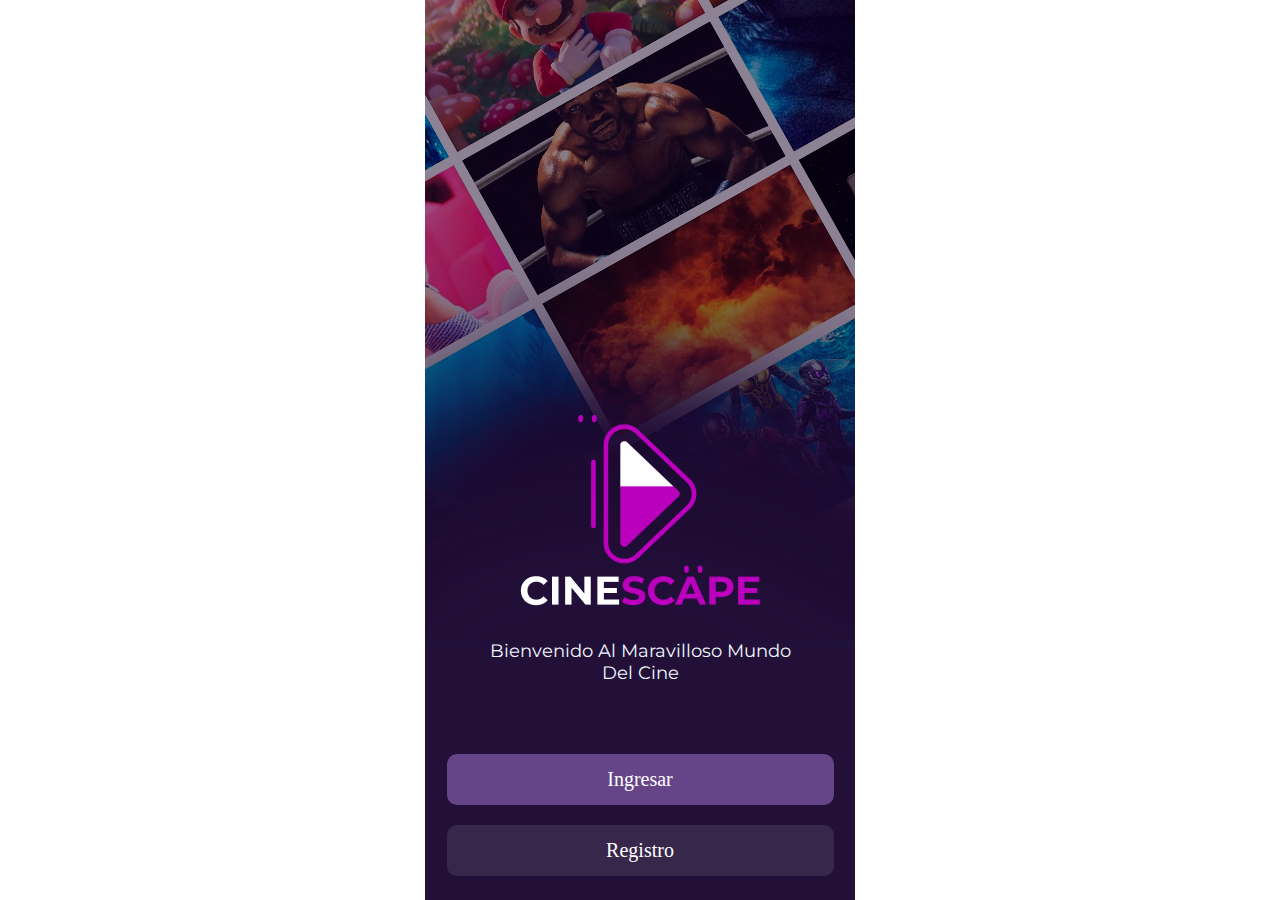
<file: index.html>
<!DOCTYPE html>
<html lang="en">
<head>
    <meta charset="UTF-8">
    <meta name="viewport" content="width=device-width, initial-scale=charset">
    <title>Cine Escape</title>
    <link rel="stylesheet" href="css/styles.css">
</head>
<body>
    <section id="con-inicio">
    <div class="header">
        <a href="index.html" id="logo"> <img src="img/Logo.png" alt=""></a>
        <p>Bienvenido Al Maravilloso Mundo Del Cine</p>
        <a href="home.html" class="btn-principal">Ingresar</a>
        <a href="registro.html" class="btn-secundario">Registro</a>
    </div>
    </section>
    <script src="js/main.js"></script>
    
</body>
</html>
</file>
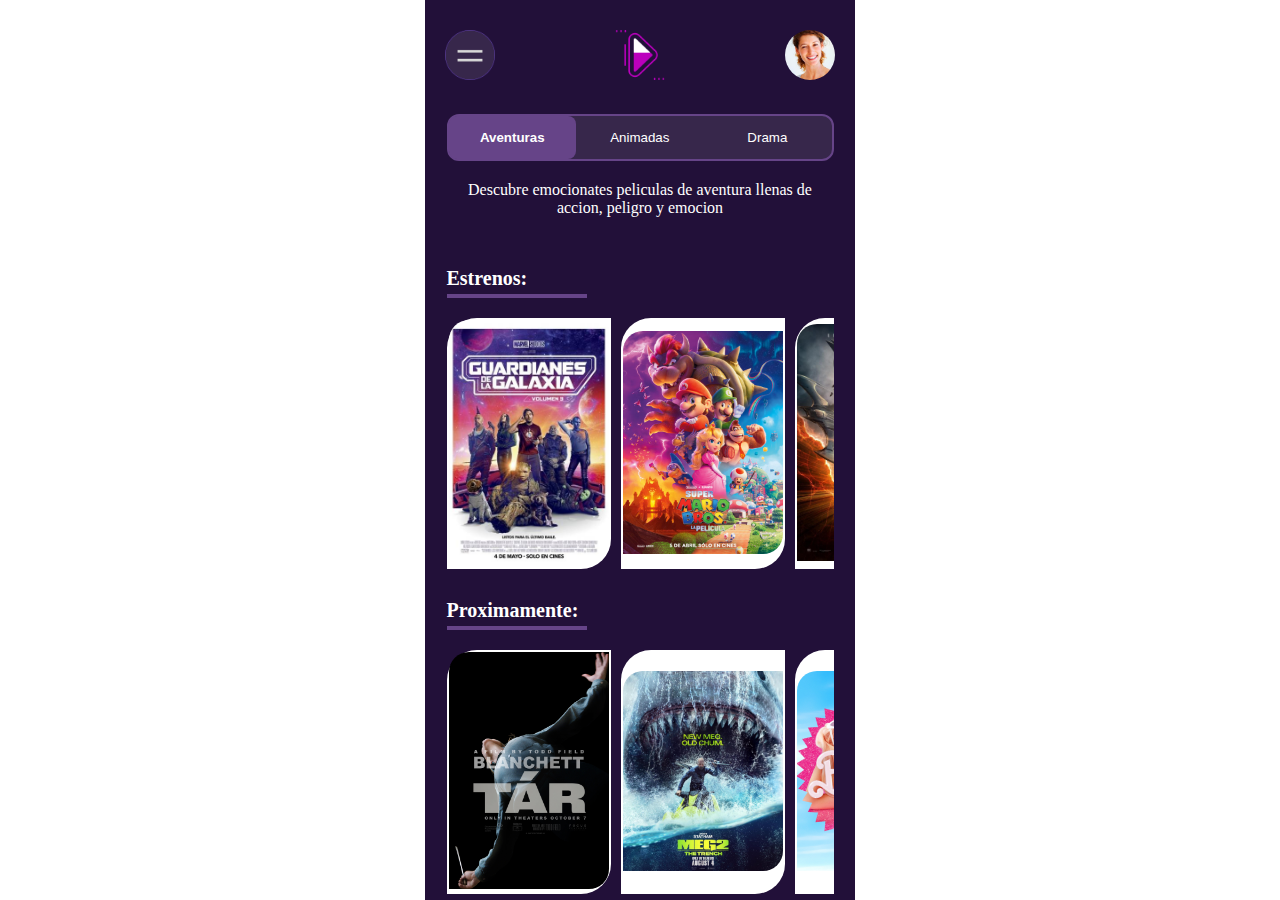
<file: home.html>
<!DOCTYPE html>
<html lang="en">
<head>
    <meta charset="UTF-8">
    <meta name="viewport" content="width=device-width, initial-scale=charset">
    <title>CINESCAPE | INICIO</title>
    <link rel="stylesheet" href="css/styles.css">
</head>
<body>
    <section id="con-home">
        <div id="panel-lateral">
            <button onclick="cerrarPanel()">
            <img src="img/menu.png" alt="Icon Menu">
            </button>
            <h2>Editar Mi Cuenta</h2>
            <hr>
            <ul>
                <a href="#">-Home</a>
                <a href="#">-Aventuras</a>
                <a href="#">-Animadas</a>
                <a href="#">-Drama</a>
                <a href="#">-Comedia</a>
                <a href="#">-Ficción</a>
                <a href="#">-Nacionales</a>
            </ul>
            <a class="cerrarSesion" href="#">Cerrar Sesión</a>
        </div>
        <div class="header">
            <a href="#" onclick="cerrarPanel()"><img src="img/menu.png" alt="Icon Menu"></a>
            <a href="#"><img src="img/icon-logo.png" alt="Icon Menu"></a>
            <a href="#"><img src="img/user.png" alt="Icon Menu"></a>
        </div>
        <div class="filtros">
            <button class="active">Aventuras</button>
            <button>Animadas</button>
            <button>Drama</button>
        </div>
        <p id="copy-category">
            Descubre emocionates peliculas de aventura llenas de accion, peligro y emocion 
        </p>

        <div id="cont-aventuras">
            <h2>Estrenos:</h2>
            <hr>
            <div class="cont-caratulas">
                <button class="caratula" onclick="abrirPelicula1()">
                    <img src="img/guardianes3.jpg" alt="">
                </button>
                <button class="caratula" onclick="abrirPelicula()">
                    <img src="img/mariobros.jpg" alt="">
                </button>
                <button class="caratula" onclick="abrirPelicula2()" >
                    <img src="img/flash.jpg" alt="">
                </button>
            </div>
        </div>
        <div id="cont-aventuras">
            <h2>Proximamente:</h2>
            <hr>
            <div class="cont-caratulas">
                <button class="caratula" onclick="abrirPelicula3()">
                    <img src="img/tar_drama.jpg" alt="">
                </button>
                <button class="caratula" onclick="abrirPelicula4()">
                    <img src="img/megalodon.jpg" alt="">
                </button>
                <button class="caratula" onclick="abrirPelicula5()">
                    <img src="img/barbie.jpeg" alt="">
                </button>
            </div>
        </div>
        
        <div id="modal-pelicula" >
            <button onclick="abrirPelicula()" class="modal">X</button>
            <img src="img/mariobros.jpg" class="caratula-img" alt="Mario Bros">
            <img src="img/boton_play1.png" class="btn-play" alt="Boton Play">
            <h2>Mario Bros <br>
                Bro. La Pelicula 
            </h2>
            <p>Estreno: 06-Abril-2023</p>
            <p>Accion, Comedia</p>
            <p>Lorem ipsum dolor sit amet consectetur, adipisicing elit. Sunt enim eligendi, ipsa voluptatibus, modi et incidunt pariatur blanditiis cumque quidem debitis odio tenetur molestias! Accusamus deleniti nihil culpa error sunt, numquam minus ea. Placeat ipsa deserunt culpa eaque dicta nesciunt!</p>
        </div>
        
        <div id="modal-pelicula1" >
            <button onclick="abrirPelicula1()" class="modal">X</button>
            <img src="img/guardianes3.jpg" class="caratula-img" alt="Guardianes">
            <img src="img/boton_play1.png" class="btn-play" alt="Boton Play">
            <h2>Guardianes de la Galaxia <br>
                Guar. La Pelicula 
            </h2>
            <p>Estreno: 04-Mayo-2023</p>
            <p>Accion, Comedia</p>
            <p>Lorem ipsum dolor sit amet consectetur, adipisicing elit. Sunt enim eligendi, ipsa voluptatibus, modi et incidunt pariatur blanditiis cumque quidem debitis odio tenetur molestias! Accusamus deleniti nihil culpa error sunt, numquam minus ea. Placeat ipsa deserunt culpa eaque dicta nesciunt!</p>
        </div>

        <div id="modal-pelicula2" >
            <button onclick="abrirPelicula2()" class="modal">X</button>
            <img src="img/flash.jpg" class="caratula-img" alt="flash">
            <img src="img/boton_play1.png" class="btn-play" alt="Boton Play">
            <h2>Flash<br>
                Flash. La Pelicula 
            </h2>
            <p>Estreno: 05-febreo-2024</p>
            <p>Accion</p>
            <p>Lorem ipsum dolor sit amet consectetur, adipisicing elit. Sunt enim eligendi, ipsa voluptatibus, modi et incidunt pariatur blanditiis cumque quidem debitis odio tenetur molestias! Accusamus deleniti nihil culpa error sunt, numquam minus ea. Placeat ipsa deserunt culpa eaque dicta nesciunt!</p>
        </div>
        <div id="modal-pelicula3">
            <button onclick="abrirPelicula3()" class="modal">X</button>
            <img src="img/tar_drama.jpg" class="caratula-img" alt="tar">
            <img src="img/boton_play1.png" class="btn-play" alt="Boton Play">
            <h2>Tar Drama<br>
                Tar. La Pelicula 
            </h2>
            <p>Estreno: 07-octubre-2023</p>
            <p>Accion</p>
            <p>Lorem ipsum dolor sit amet consectetur, adipisicing elit. Sunt enim eligendi, ipsa voluptatibus, modi et incidunt pariatur blanditiis cumque quidem debitis odio tenetur molestias! Accusamus deleniti nihil culpa error sunt, numquam minus ea. Placeat ipsa deserunt culpa eaque dicta nesciunt!</p>
        </div>
        <div id="modal-pelicula4" >
            <button onclick="abrirPelicula4()" class="modal">X</button>
            <img src="img/megalodon.jpg" class="caratula-img" alt="megalodon">
            <img src="img/boton_play1.png" class="btn-play" alt="Boton Play">
            <h2>Megalodon 2<br>
                Meg2. La Pelicula 
            </h2>
            <p>Estreno: 04-agosto-2023</p>
            <p>Accion</p>
            <p>Lorem ipsum dolor sit amet consectetur, adipisicing elit. Sunt enim eligendi, ipsa voluptatibus, modi et incidunt pariatur blanditiis cumque quidem debitis odio tenetur molestias! Accusamus deleniti nihil culpa error sunt, numquam minus ea. Placeat ipsa deserunt culpa eaque dicta nesciunt!</p>
        </div>
        <div id="modal-pelicula5">
            <button onclick="abrirPelicula5()" class="modal">X</button>
            <img src="img/barbie.jpeg" class="caratula-img" alt="barbie">
            <img src="img/boton_play1.png" class="btn-play" alt="Boton Play">
            <h2>Barbie<br>
                Barbie. La Pelicula 
            </h2>
            <p>Estreno: 07-julio-2023</p>
            <p>Accion</p>
            <p>Lorem ipsum dolor sit amet consectetur, adipisicing elit. Sunt enim eligendi, ipsa voluptatibus, modi et incidunt pariatur blanditiis cumque quidem debitis odio tenetur molestias! Accusamus deleniti nihil culpa error sunt, numquam minus ea. Placeat ipsa deserunt culpa eaque dicta nesciunt!</p>
        </div>

    </section>
    <script src="js/main.js"></script>
    
</body>
</html>
</file>
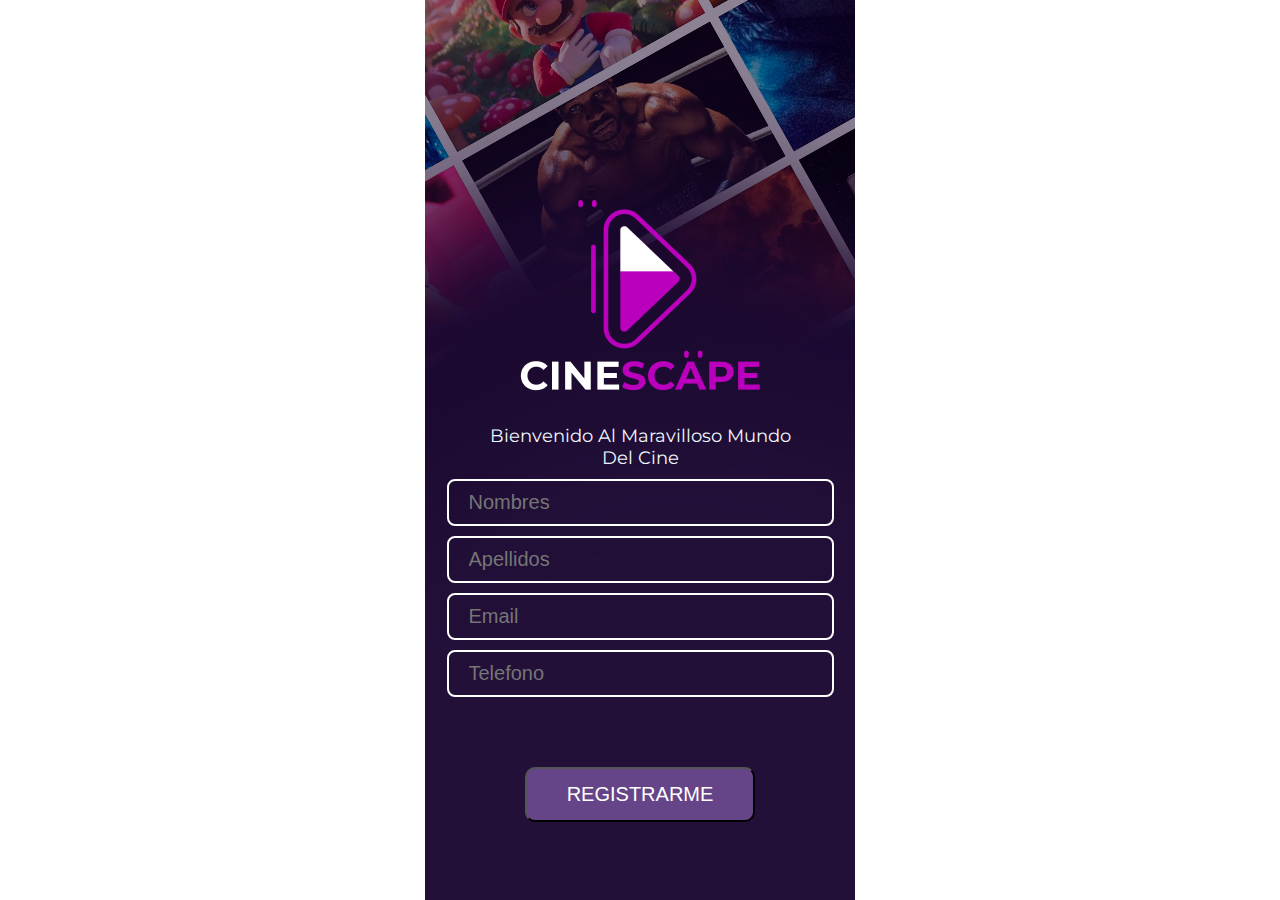
<file: registro.html>
<!DOCTYPE html>
<html lang="en">
<head>
    <meta charset="UTF-8">
    <meta name="viewport" content="width=device-width, initial-scale=charset">
    <title>CineEscape | REGISTRO</title>
    <link rel="stylesheet" href="css/styles.css">
</head>
<body>
    <section id="con-registro">
        <a href="index.html" id="logo"> <img src="img/Logo.png" alt=""></a>
        <p>Bienvenido Al Maravilloso Mundo Del Cine</p>

        <form action="">
            <input type="text" placeholder="Nombres">
            <input type="text" placeholder="Apellidos">
            <input type="email" placeholder="Email">
            <input type="text" placeholder="Telefono">
        </form>

        <button class="btn-principal">REGISTRARME</button>
    </section>
    <script src="js/main.js"></script>
    
</body>
</html>
</file>
<file: css/styles.css>
@import url('https://fonts.googleapis.com/css2?family=Montserrat:ital,wght@0,100..900;1,100..900&display=swap');
/*setear estilos por defecto*/

*{
    margin: 0;
    padding: 0;
    box-sizing: border-box;
}

:root{
    --color-primario:#664488;
    --color-secundario:#bb00bd;
    --color-fondo1: #221039;
    --color-fondo2:#37274b;
    --tipo-letra: "Montserrat", sans-serif;
}
#con-inicio{
    width: 100%;
    max-width: 430px;
    min-height: 100vh;
    margin: 0 auto;
    background: url("../img/home-img.png") var(--color-fondo1);
    text-align: center;
    padding-top: 415px;
}
#con-inicio p{
    color: aliceblue;
    font-size: 18px;
    padding: 0 60px;
    font-family: var(--tipo-letra);

}
.btn-principal{
    padding: 14px 40px;
    background: var(--color-primario);
    color:white;
    font-size: 20px;
    border-radius: 10px;
    display: block;
    max-width: 90%;
    margin: 70px auto 10px;
    text-decoration: none;

}
.btn-secundario{
    padding: 14px 40px;
    background: var(--color-fondo2);
    color:white;
    font-size: 20px;
    border-radius: 10px;
    display: block;
    max-width: 90%;
    margin: 20px auto 0;
    text-decoration: none;
}

/* Estilos  REGISTRO   */

#con-registro{
    width: 100%;
    max-width: 430px;
    min-height: 100vh;
    margin: 0 auto;
    background: url("../img/register-img.png") var(--color-fondo1);
    text-align: center;
    padding-top: 200px;
}

#con-registro p{
    color: aliceblue;
    font-size: 18px;
    padding: 0 60px;
    font-family: var(--tipo-letra);
}

#con-registro form{
    width: 90%;
    margin: 0 auto;
}

#con-registro form input{
    display: block;
    width: 100%;
    padding: 10px 20px;
    border: 2px solid #fff;
    background: transparent;
    color: #fff;
    font-size: 20px;
    margin: 10px 0;
    border-radius: 8px;
}

/* ESTILOS HOME */

#con-home{
    width: 100%;
    max-width: 430px;
    min-height: 100vh;
    margin: 0 auto;
    background: var(--color-fondo1);
    position: relative;
}

#con-home .header{
    display: flex;
    justify-content: space-between;
    padding: 30px 20px;
}

#con-home .header img{
    width: 50px;
}

#con-home .header a:nth-child(3) img{
    border-radius: 50%;
}

#con-home .filtros{
    width: 90%; 
    margin: 0 auto;
    display: flex;
    background: var(--color-fondo2);
    border: 2px solid var(--color-primario);
    border-radius: 12px;
}

#con-home .filtros button{
    background: transparent;
    padding:12px 10px ;
    width: 33.3%;
    border-radius: 8px;
    border-color:transparent;
    color: white;
}
#con-home .filtros button.active{ 
  background: var(--color-primario);
  font-weight: 600;
}

#copy-category{
    color: #fff;
    padding: 20px;
    text-align: center;
}

#cont-aventuras{
    width: 90%;
    margin: 0 auto;

}

#cont-aventuras h2{
    color: #fff;
    font-weight: 700;
    font-size: 20px;
    margin-top: 30px;    
}

#cont-aventuras hr{
    width: 140px;
    border: 2px solid var(--color-primario);
    margin: 4px 0 20px;
}

.cont-caratulas{
    display: flex;
    overflow-x: scroll;
}

.caratula{
    background: #fff;
    border: transparent;
    border-radius: 30px 0 30px 0;
    width: 170px;
    padding: 2px;
    margin: 0 10px 0 0;
    

}

.caratula img{
    width: 160px;
    border-radius: 20px 0 20px 0;
}

#modal-pelicula{
    position: absolute;
    top: 0;
    left: 0;
    z-index: -99;
    background: #221039f2;
    padding: 20px;
    width: 100%;
    height: 100%;
    transition: 1s;
    display: none;
}

#modal-pelicula button{
    position: absolute;
    right: 20px;
    top: 20px;
    z-index: 99;
    background: transparent;
    border: transparent;
    font-size: 30px;
    color: #fff;
}

#modal-pelicula .caratula-img{
    width: 100%;
}

#modal-pelicula .btn-play{
    width: 60px;
    position: absolute;
    left: 0;
    right: 0;
    margin: 0 auto;
    top: 240px;
    z-index: 9;
}

#modal-pelicula h2{
    font-size: 32px;
    color: #fff;
    font-weight: 700;
    margin: 20px 0;
    display: inline-block;
    border-bottom: 4px solid var(--color-primario);

}

#modal-pelicula p{
    font-size: 18px;
    color: #fff;
    margin: 14px 0;

}
#modal-pelicula.modal{
    z-index: 9;
    display: block;
}

/* Guardianes */
#modal-pelicula1{
    position: absolute;
    top: 0;
    left: 0;
    z-index: -99;
    background: #221039f2;
    padding: 20px;
    width: 100%;
    height: 100%;
    transition: 1s;
    display: none;
}

#modal-pelicula1 button{
    position: absolute;
    right: 20px;
    top: 20px;
    z-index: 99;
    background: transparent;
    border: transparent;
    font-size: 30px;
    color: #fff;
}

#modal-pelicula1 .caratula-img{
    width: 100%;
}

#modal-pelicula1 .btn-play{
    width: 60px;
    position: absolute;
    left: 0;
    right: 0;
    margin: 0 auto;
    top: 240px;
    z-index: 9;
}

#modal-pelicula1 h2{
    font-size: 32px;
    color: #fff;
    font-weight: 700;
    margin: 20px 0;
    display: inline-block;
    border-bottom: 4px solid var(--color-primario);

}

#modal-pelicula1 p{
    font-size: 18px;
    color: #fff;
    margin: 14px 0;

}
#modal-pelicula1.modal{
    z-index: 9;
    display: block;
}

/* flash */
#modal-pelicula2{
    position: absolute;
    top: 0;
    left: 0;
    z-index: -99;
    background: #221039f2;
    padding: 20px;
    width: 100%;
    height: 100%;
    transition: 1s;
    display: none;
}

#modal-pelicula2 button{
    position: absolute;
    right: 20px;
    top: 20px;
    z-index: 99;
    background: transparent;
    border: transparent;
    font-size: 30px;
    color: #fff;
}

#modal-pelicula2 .caratula-img{
    width: 100%;
}

#modal-pelicula2 .btn-play{
    width: 60px;
    position: absolute;
    left: 0;
    right: 0;
    margin: 0 auto;
    top: 240px;
    z-index: 9;
}

#modal-pelicula2 h2{
    font-size: 32px;
    color: #fff;
    font-weight: 700;
    margin: 20px 0;
    display: inline-block;
    border-bottom: 4px solid var(--color-primario);

}

#modal-pelicula2 p{
    font-size: 18px;
    color: #fff;
    margin: 14px 0;

}
#modal-pelicula2.modal{
    z-index: 9;
    display: block;
}
/* Tar */
#modal-pelicula3{
    position: absolute;
    top: 0;
    left: 0;
    z-index: -99;
    background: #221039f2;
    padding: 20px;
    width: 100%;
    height: 100%;
    transition: 1s;
    display: none;
}

#modal-pelicula3 button{
    position: absolute;
    right: 20px;
    top: 20px;
    z-index: 99;
    background: transparent;
    border: transparent;
    font-size: 30px;
    color: #fff;
}

#modal-pelicula3 .caratula-img{
    width: 100%;
}

#modal-pelicula3 .btn-play{
    width: 60px;
    position: absolute;
    left: 0;
    right: 0;
    margin: 0 auto;
    top: 240px;
    z-index: 9;
}

#modal-pelicula3 h2{
    font-size: 32px;
    color: #fff;
    font-weight: 700;
    margin: 20px 0;
    display: inline-block;
    border-bottom: 4px solid var(--color-primario);

}

#modal-pelicula3 p{
    font-size: 18px;
    color: #fff;
    margin: 14px 0;

}
#modal-pelicula3.modal{
    z-index: 9;
    display: block;
}
/* Megalodon */
#modal-pelicula4{
    position: absolute;
    top: 0;
    left: 0;
    z-index: -99;
    background: #221039f2;
    padding: 20px;
    width: 100%;
    height: 100%;
    transition: 1s;
    display: none;
}

#modal-pelicula4 button{
    position: absolute;
    right: 20px;
    top: 20px;
    z-index: 99;
    background: transparent;
    border: transparent;
    font-size: 30px;
    color: #fff;
}

#modal-pelicula4 .caratula-img{
    width: 100%;
}

#modal-pelicula4 .btn-play{
    width: 60px;
    position: absolute;
    left: 0;
    right: 0;
    margin: 0 auto;
    top: 240px;
    z-index: 9;
}

#modal-pelicula4 h2{
    font-size: 32px;
    color: #fff;
    font-weight: 700;
    margin: 20px 0;
    display: inline-block;
    border-bottom: 4px solid var(--color-primario);

}

#modal-pelicula4 p{
    font-size: 18px;
    color: #fff;
    margin: 14px 0;

}
#modal-pelicula4.modal{
    z-index: 9;
    display: block;
}
/* Barbie */
#modal-pelicula5{
    position: absolute;
    top: 0;
    left: 0;
    z-index: -99;
    background: #221039f2;
    padding: 20px;
    width: 100%;
    height: 100%;
    transition: 1s;
    display: none;
}

#modal-pelicula5 button{
    position: absolute;
    right: 20px;
    top: 20px;
    z-index: 99;
    background: transparent;
    border: transparent;
    font-size: 30px;
    color: #fff;
}

#modal-pelicula5 .caratula-img{
    width: 100%;
}

#modal-pelicula5 .btn-play{
    width: 60px;
    position: absolute;
    left: 0;
    right: 0;
    margin: 0 auto;
    top: 240px;
    z-index: 9;
}

#modal-pelicula5 h2{
    font-size: 32px;
    color: #fff;
    font-weight: 700;
    margin: 20px 0;
    display: inline-block;
    border-bottom: 4px solid var(--color-primario);

}

#modal-pelicula5 p{
    font-size: 18px;
    color: #fff;
    margin: 14px 0;

}
#modal-pelicula5.modal{
    z-index: 9;
    display: block;
}

#panel-lateral{
    width: 330px;
    height: 100%;
    position: absolute;
    left: -1500px;
    top: 0;
    z-index: 100;
    background: var(--color-fondo1);
    transition: 1s;
    border: 4px solid var(--color-primario);  
}

#panel-lateral.active{
    left: 0;
    z-index: 100;
    transition: 1s;
}

#panel-lateral button{
    position: absolute;
    background: transparent;
    border: transparent;
    left: 300px;
    padding-top: 25px;
    font-size: 30px;
    color: #fff;
}

#panel-lateral img{
    width: 50px;
}


#panel-lateral a:nth-child(1) img{
    border-radius: 40%;
}

#panel-lateral h2{
    color: #ffffff;
    font-size: 21px;
    font-family: var(--tipo-letra);
    padding: 120px 40px 0;
    padding-bottom: 5px;
    
}

#panel-lateral hr{
    width: 155px;
    border: 2px solid var(--color-primario);
    margin-left: 38px;
}

#panel-lateral ul{
   width: 45%;
   margin: 25px 0 25px 20px;
}

#panel-lateral ul a{
    display: block;
    padding: 12px;
    color: #ffffff;
    text-decoration: none;
    font-size: 16px;
    font-family: var(--tipo-letra);
    font-weight: 600;
   
}

#panel-lateral .cerrarSesion{
    top: 80%;
    color: #fff;
    font-size: 16px;
    font-weight: bold;
    text-decoration: none;
    margin: 0 35px;
    font-family: var(--tipo-letra);
}
</file>
